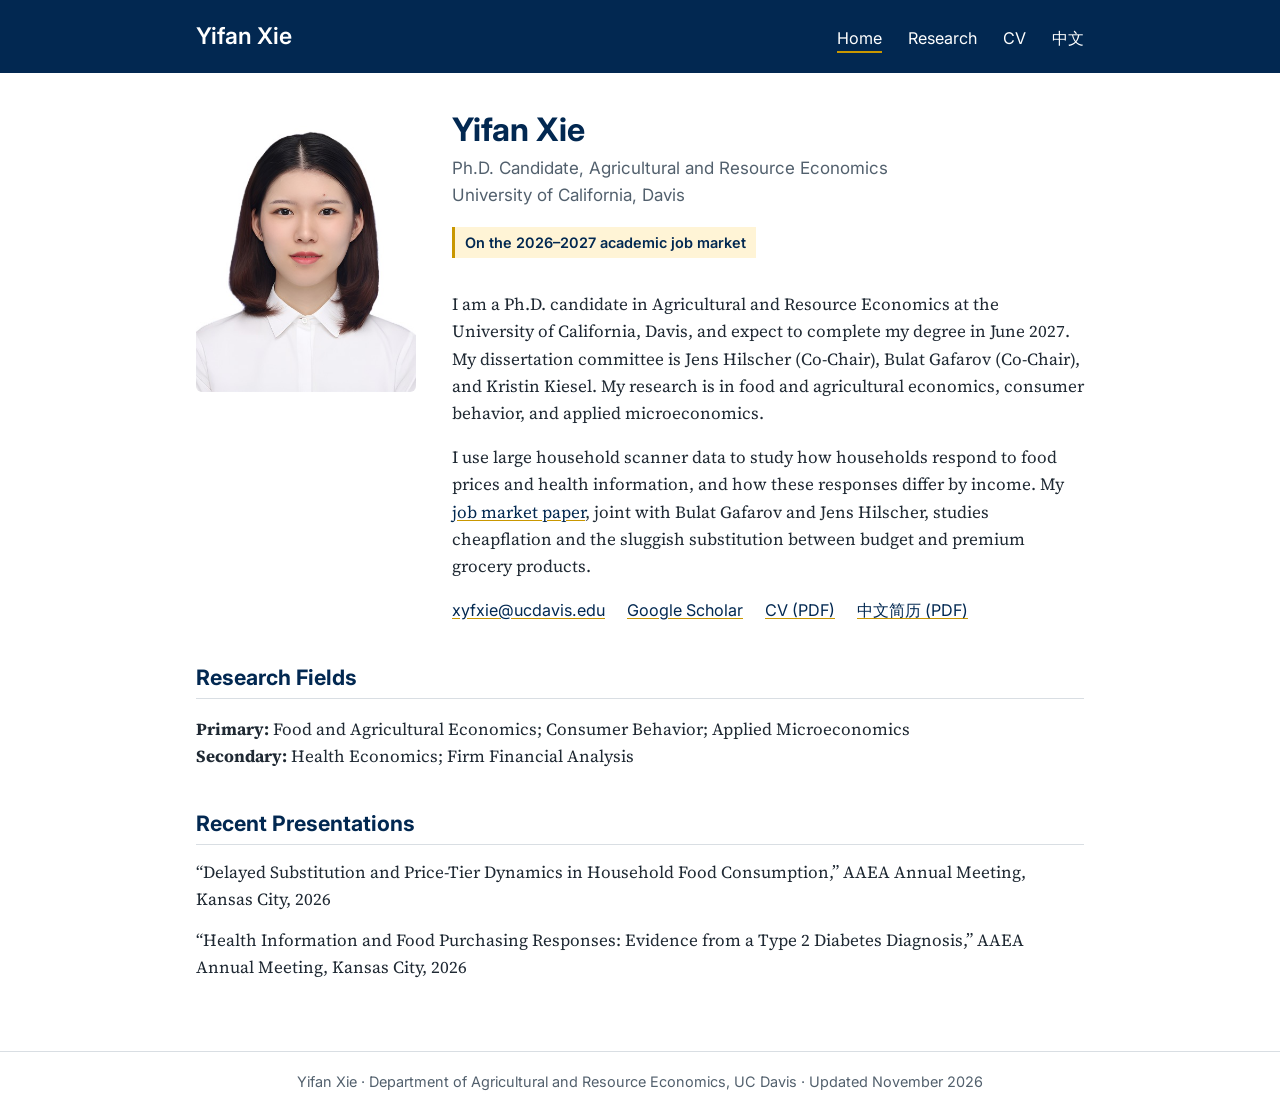
<file: index.html>
<!doctype html>
<html lang="en">
<head>
  <meta charset="utf-8">
  <meta name="viewport" content="width=device-width, initial-scale=1">
  <title>Yifan Xie</title>
  <meta name="description" content="Yifan Xie, Ph.D. candidate in Agricultural and Resource Economics at UC Davis. Food and agricultural economics, consumer behavior, applied microeconomics.">
  <link rel="preconnect" href="https://fonts.googleapis.com">
  <link href="https://fonts.googleapis.com/css2?family=Inter:wght@400;600&family=Source+Serif+4:ital,wght@0,400;0,600;1,400&display=swap" rel="stylesheet">
  <link rel="stylesheet" href="style.css">
</head>
<body>
  <header>
    <div class="header-inner">
      <a class="site-name" href="index.html">Yifan Xie</a>
      <nav>
        <a class="current" href="index.html">Home</a>
        <a href="research.html">Research</a>
        <a href="cv.html">CV</a>
        <a href="zh/index.html" lang="zh">中文</a>
      </nav>
    </div>
  </header>

  <main>
    <section class="intro">
      <img src="photo.jpg" alt="Photo of Yifan Xie">
      <div>
        <h1>Yifan Xie</h1>
        <p class="subtitle">Ph.D. Candidate, Agricultural and Resource Economics<br>University of California, Davis</p>
        <span class="badge">On the 2026&ndash;2027 academic job market</span>

        <p>I am a Ph.D. candidate in Agricultural and Resource Economics at the University of California, Davis, and expect to complete my degree in June 2027. My dissertation committee is Jens Hilscher (Co-Chair), Bulat Gafarov (Co-Chair), and Kristin Kiesel. My research is in food and agricultural economics, consumer behavior, and applied microeconomics.</p>

        <p>I use large household scanner data to study how households respond to food prices and health information, and how these responses differ by income. My <a href="research.html#jmp">job market paper</a>, joint with Bulat Gafarov and Jens Hilscher, studies cheapflation and the sluggish substitution between budget and premium grocery products.</p>

        <div class="links">
          <a href="mailto:xyfxie@ucdavis.edu">xyfxie@ucdavis.edu</a>
          <a href="https://scholar.google.com/citations?user=miKjjiEAAAAJ&amp;hl=en">Google Scholar</a>
          <a href="Xie_Yifan_CV.pdf">CV (PDF)</a>
          <a href="Xie_Yifan_CV_Chinese.pdf" lang="zh">中文简历 (PDF)</a>
        </div>
      </div>
    </section>

    <h2>Research Fields</h2>
    <p><strong>Primary:</strong> Food and Agricultural Economics; Consumer Behavior; Applied Microeconomics<br>
    <strong>Secondary:</strong> Health Economics; Firm Financial Analysis</p>

    <h2>Recent Presentations</h2>
    <ul class="plain">
      <li>&ldquo;Delayed Substitution and Price-Tier Dynamics in Household Food Consumption,&rdquo; AAEA Annual Meeting, Kansas City, 2026</li>
      <li>&ldquo;Health Information and Food Purchasing Responses: Evidence from a Type 2 Diabetes Diagnosis,&rdquo; AAEA Annual Meeting, Kansas City, 2026</li>
    </ul>
  </main>

  <footer>Yifan Xie &middot; Department of Agricultural and Resource Economics, UC Davis &middot; Updated November 2026</footer>
</body>
</html>
</file>
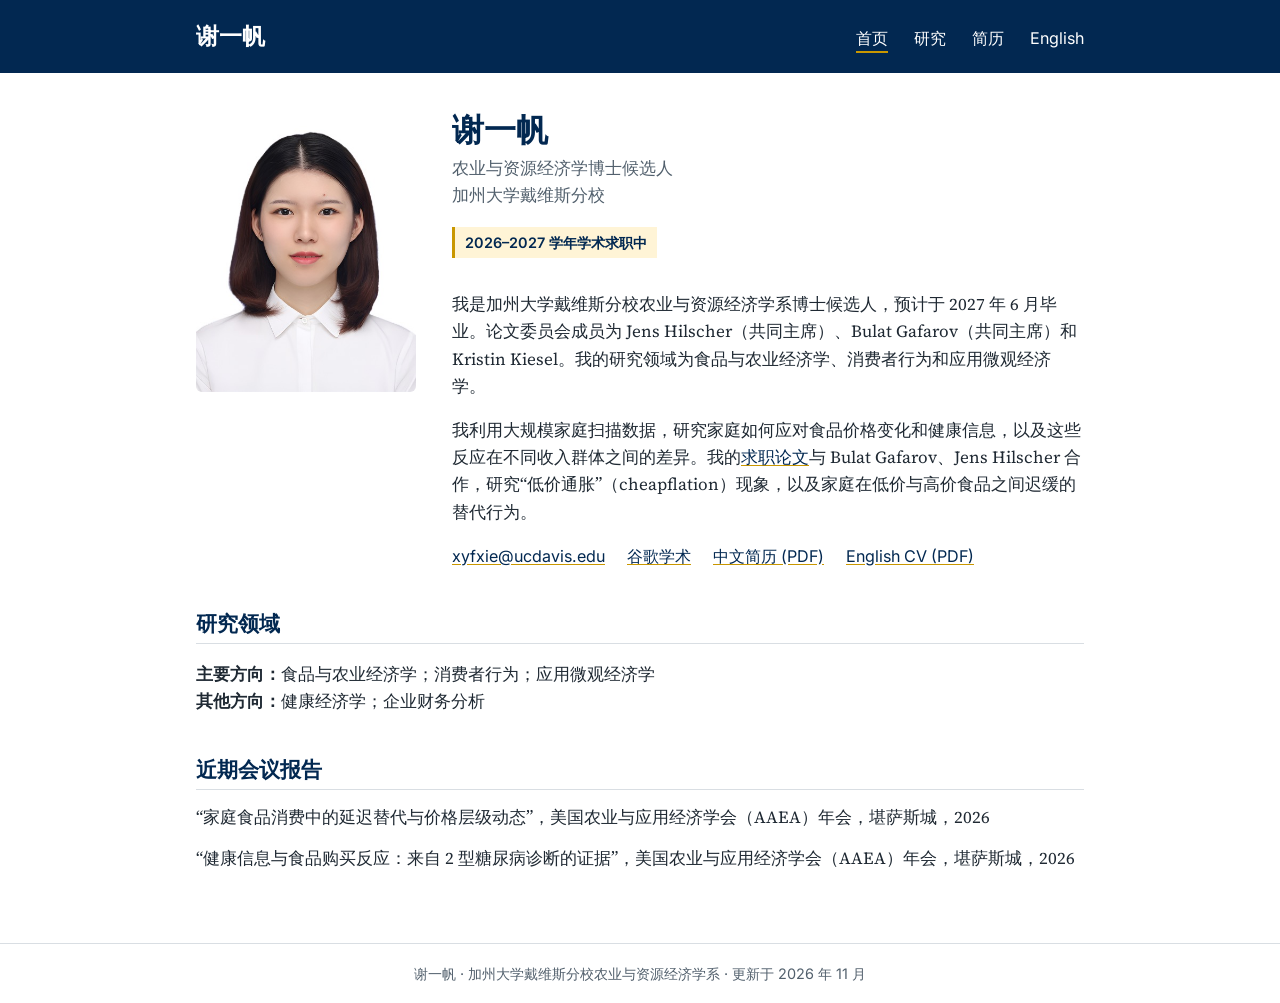
<file: zh/index.html>
<!doctype html>
<html lang="zh-CN">
<head>
  <meta charset="utf-8">
  <meta name="viewport" content="width=device-width, initial-scale=1">
  <title>谢一帆</title>
  <meta name="description" content="谢一帆，加州大学戴维斯分校农业与资源经济学系博士候选人。研究领域：食品与农业经济学、消费者行为、应用微观经济学。">
  <link rel="preconnect" href="https://fonts.googleapis.com">
  <link href="https://fonts.googleapis.com/css2?family=Inter:wght@400;600&family=Source+Serif+4:ital,wght@0,400;0,600;1,400&display=swap" rel="stylesheet">
  <link rel="stylesheet" href="../style.css">
</head>
<body>
  <header>
    <div class="header-inner">
      <a class="site-name" href="index.html">谢一帆</a>
      <nav>
        <a class="current" href="index.html">首页</a>
        <a href="research.html">研究</a>
        <a href="cv.html">简历</a>
        <a href="../index.html" lang="en">English</a>
      </nav>
    </div>
  </header>

  <main>
    <section class="intro">
      <img src="../photo.jpg" alt="谢一帆的照片">
      <div>
        <h1>谢一帆</h1>
        <p class="subtitle">农业与资源经济学博士候选人<br>加州大学戴维斯分校</p>
        <span class="badge">2026&ndash;2027 学年学术求职中</span>

        <p>我是加州大学戴维斯分校农业与资源经济学系博士候选人，预计于 2027 年 6 月毕业。论文委员会成员为 Jens Hilscher（共同主席）、Bulat Gafarov（共同主席）和 Kristin Kiesel。我的研究领域为食品与农业经济学、消费者行为和应用微观经济学。</p>

        <p>我利用大规模家庭扫描数据，研究家庭如何应对食品价格变化和健康信息，以及这些反应在不同收入群体之间的差异。我的<a href="research.html#jmp">求职论文</a>与 Bulat Gafarov、Jens Hilscher 合作，研究“低价通胀”（cheapflation）现象，以及家庭在低价与高价食品之间迟缓的替代行为。</p>

        <div class="links">
          <a href="mailto:xyfxie@ucdavis.edu">xyfxie@ucdavis.edu</a>
          <a href="https://scholar.google.com/citations?user=miKjjiEAAAAJ&amp;hl=zh-CN">谷歌学术</a>
          <a href="../Xie_Yifan_CV_Chinese.pdf">中文简历 (PDF)</a>
          <a href="../Xie_Yifan_CV.pdf" lang="en">English CV (PDF)</a>
        </div>
      </div>
    </section>

    <h2>研究领域</h2>
    <p><strong>主要方向：</strong>食品与农业经济学；消费者行为；应用微观经济学<br>
    <strong>其他方向：</strong>健康经济学；企业财务分析</p>

    <h2>近期会议报告</h2>
    <ul class="plain">
      <li>“家庭食品消费中的延迟替代与价格层级动态”，美国农业与应用经济学会（AAEA）年会，堪萨斯城，2026</li>
      <li>“健康信息与食品购买反应：来自 2 型糖尿病诊断的证据”，美国农业与应用经济学会（AAEA）年会，堪萨斯城，2026</li>
    </ul>
  </main>

  <footer>谢一帆 &middot; 加州大学戴维斯分校农业与资源经济学系 &middot; 更新于 2026 年 11 月</footer>
</body>
</html>
</file>
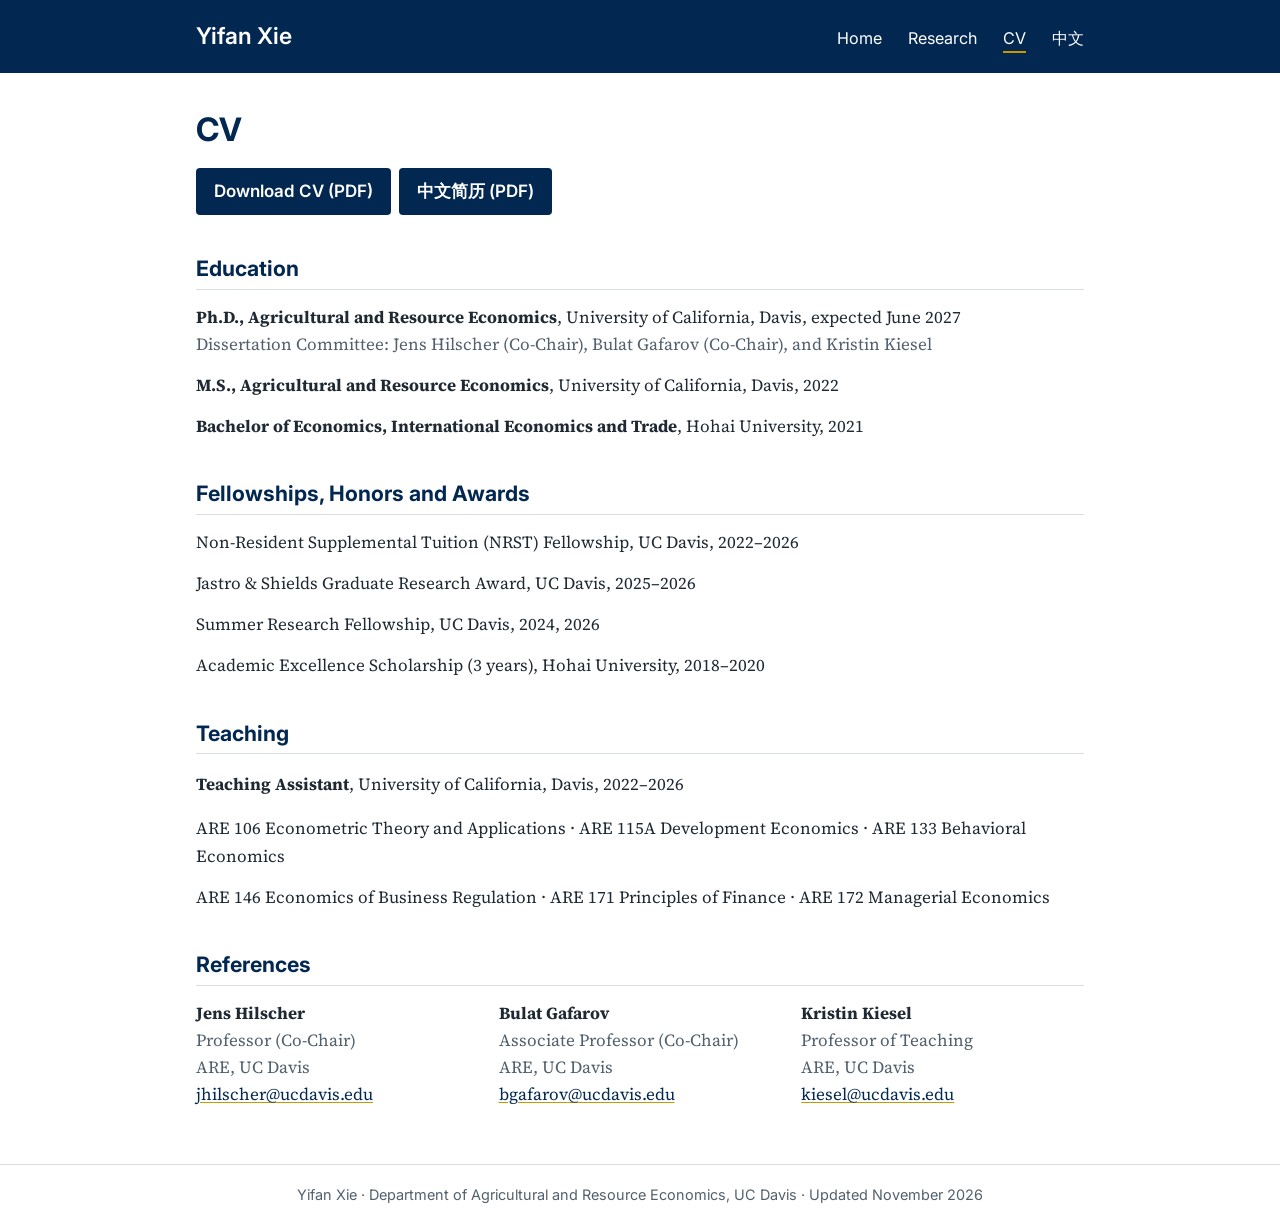
<file: cv.html>
<!doctype html>
<html lang="en">
<head>
  <meta charset="utf-8">
  <meta name="viewport" content="width=device-width, initial-scale=1">
  <title>CV | Yifan Xie</title>
  <link rel="preconnect" href="https://fonts.googleapis.com">
  <link href="https://fonts.googleapis.com/css2?family=Inter:wght@400;600&family=Source+Serif+4:ital,wght@0,400;0,600;1,400&display=swap" rel="stylesheet">
  <link rel="stylesheet" href="style.css">
</head>
<body>
  <header>
    <div class="header-inner">
      <a class="site-name" href="index.html">Yifan Xie</a>
      <nav>
        <a href="index.html">Home</a>
        <a href="research.html">Research</a>
        <a class="current" href="cv.html">CV</a>
        <a href="zh/cv.html" lang="zh">中文</a>
      </nav>
    </div>
  </header>

  <main>
    <h1>CV</h1>
    <p><a class="button" href="Xie_Yifan_CV.pdf">Download CV (PDF)</a>&nbsp;&nbsp;<a class="button" href="Xie_Yifan_CV_Chinese.pdf" lang="zh">中文简历 (PDF)</a></p>

    <h2>Education</h2>
    <ul class="plain">
      <li><strong>Ph.D., Agricultural and Resource Economics</strong>, University of California, Davis, expected June 2027<br>
      <span class="authors">Dissertation Committee: Jens Hilscher (Co-Chair), Bulat Gafarov (Co-Chair), and Kristin Kiesel</span></li>
      <li><strong>M.S., Agricultural and Resource Economics</strong>, University of California, Davis, 2022</li>
      <li><strong>Bachelor of Economics, International Economics and Trade</strong>, Hohai University, 2021</li>
    </ul>

    <h2>Fellowships, Honors and Awards</h2>
    <ul class="plain">
      <li>Non-Resident Supplemental Tuition (NRST) Fellowship, UC Davis, 2022&ndash;2026</li>
      <li>Jastro &amp; Shields Graduate Research Award, UC Davis, 2025&ndash;2026</li>
      <li>Summer Research Fellowship, UC Davis, 2024, 2026</li>
      <li>Academic Excellence Scholarship (3 years), Hohai University, 2018&ndash;2020</li>
    </ul>

    <h2>Teaching</h2>
    <p><strong>Teaching Assistant</strong>, University of California, Davis, 2022&ndash;2026</p>
    <ul class="plain">
      <li>ARE 106 Econometric Theory and Applications &middot; ARE 115A Development Economics &middot; ARE 133 Behavioral Economics</li>
      <li>ARE 146 Economics of Business Regulation &middot; ARE 171 Principles of Finance &middot; ARE 172 Managerial Economics</li>
    </ul>

    <h2>References</h2>
    <div class="refs">
      <p><strong>Jens Hilscher</strong><br>Professor (Co-Chair)<br>ARE, UC Davis<br><a href="mailto:jhilscher@ucdavis.edu">jhilscher@ucdavis.edu</a></p>
      <p><strong>Bulat Gafarov</strong><br>Associate Professor (Co-Chair)<br>ARE, UC Davis<br><a href="mailto:bgafarov@ucdavis.edu">bgafarov@ucdavis.edu</a></p>
      <p><strong>Kristin Kiesel</strong><br>Professor of Teaching<br>ARE, UC Davis<br><a href="mailto:kiesel@ucdavis.edu">kiesel@ucdavis.edu</a></p>
    </div>
  </main>

  <footer>Yifan Xie &middot; Department of Agricultural and Resource Economics, UC Davis &middot; Updated November 2026</footer>
</body>
</html>
</file>
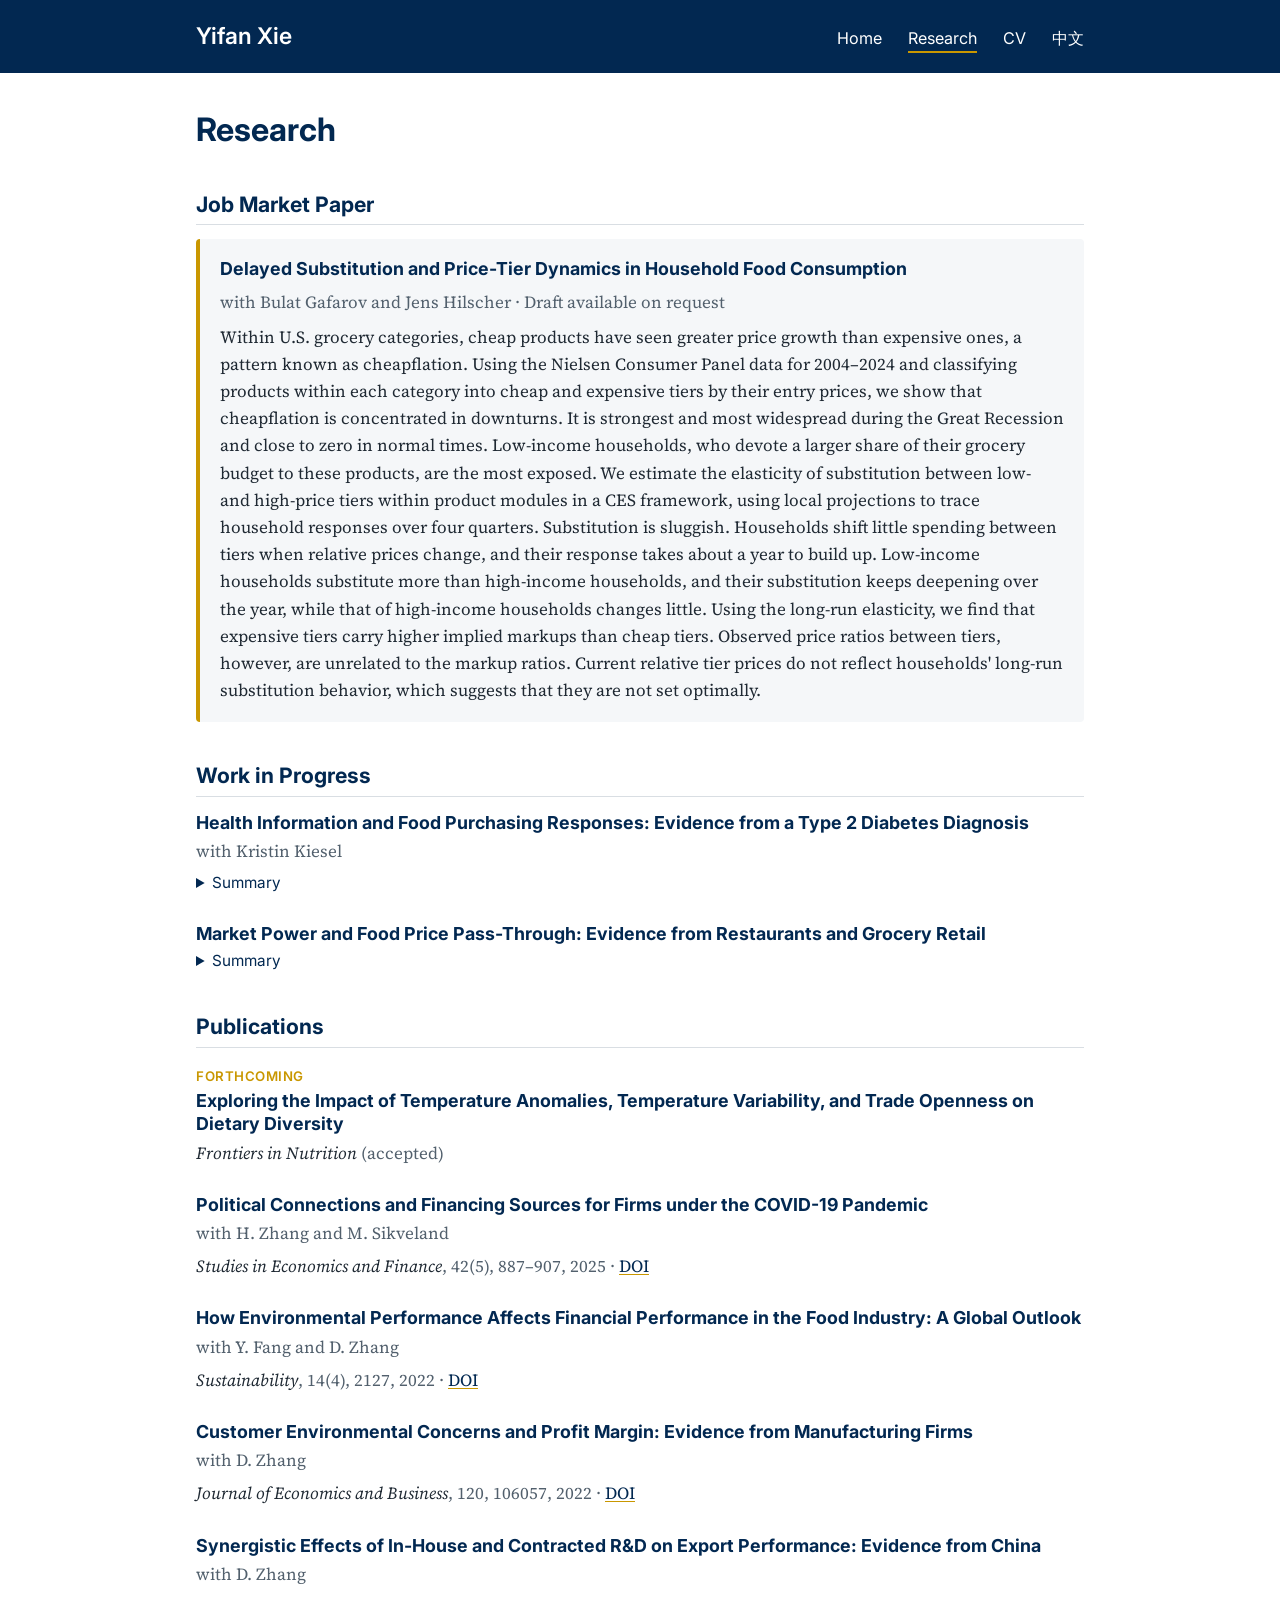
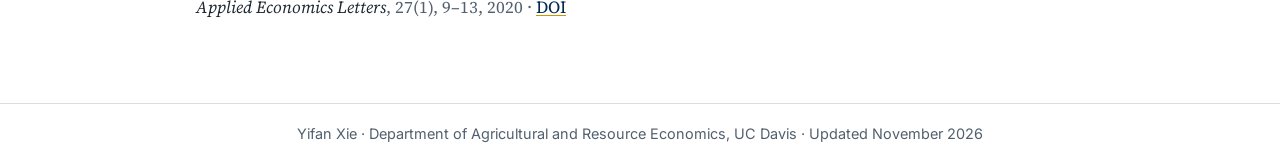
<file: research.html>
<!doctype html>
<html lang="en">
<head>
  <meta charset="utf-8">
  <meta name="viewport" content="width=device-width, initial-scale=1">
  <title>Research | Yifan Xie</title>
  <link rel="preconnect" href="https://fonts.googleapis.com">
  <link href="https://fonts.googleapis.com/css2?family=Inter:wght@400;600&family=Source+Serif+4:ital,wght@0,400;0,600;1,400&display=swap" rel="stylesheet">
  <link rel="stylesheet" href="style.css">
</head>
<body>
  <header>
    <div class="header-inner">
      <a class="site-name" href="index.html">Yifan Xie</a>
      <nav>
        <a href="index.html">Home</a>
        <a class="current" href="research.html">Research</a>
        <a href="cv.html">CV</a>
        <a href="zh/research.html" lang="zh">中文</a>
      </nav>
    </div>
  </header>

  <main>
    <h1>Research</h1>

    <h2 id="jmp">Job Market Paper</h2>
    <div class="paper jmp">
      <h3>Delayed Substitution and Price-Tier Dynamics in Household Food Consumption</h3>
      <p class="authors">with Bulat Gafarov and Jens Hilscher &middot; Draft available on request</p>
      <p>Within U.S. grocery categories, cheap products have seen greater price growth than expensive ones, a pattern known as cheapflation. Using the Nielsen Consumer Panel data for 2004&ndash;2024 and classifying products within each category into cheap and expensive tiers by their entry prices, we show that cheapflation is concentrated in downturns. It is strongest and most widespread during the Great Recession and close to zero in normal times. Low-income households, who devote a larger share of their grocery budget to these products, are the most exposed. We estimate the elasticity of substitution between low- and high-price tiers within product modules in a CES framework, using local projections to trace household responses over four quarters. Substitution is sluggish. Households shift little spending between tiers when relative prices change, and their response takes about a year to build up. Low-income households substitute more than high-income households, and their substitution keeps deepening over the year, while that of high-income households changes little. Using the long-run elasticity, we find that expensive tiers carry higher implied markups than cheap tiers. Observed price ratios between tiers, however, are unrelated to the markup ratios. Current relative tier prices do not reflect households' long-run substitution behavior, which suggests that they are not set optimally.</p>
    </div>

    <h2>Work in Progress</h2>
    <div class="paper">
      <h3>Health Information and Food Purchasing Responses: Evidence from a Type 2 Diabetes Diagnosis</h3>
      <p class="authors">with Kristin Kiesel</p>
      <details>
        <summary>Summary</summary>
        <p>Combines the Nielsen Consumer Panel with PanelViews survey data and employs a staggered difference-in-differences estimator. Finds that a diabetes diagnosis triggers significant, persistent reductions in non-fresh produce purchases, with sharp heterogeneity by income.</p>
      </details>
    </div>
    <div class="paper">
      <h3>Market Power and Food Price Pass-Through: Evidence from Restaurants and Grocery Retail</h3>
      <details>
        <summary>Summary</summary>
        <p>Links Datassential restaurant menu prices with Nielsen data to compare cost pass-through across sectors with different market structures, and builds food inflation measures covering food at home and away from home.</p>
      </details>
    </div>

    <h2>Publications</h2>
    <div class="paper">
      <span class="tag">Forthcoming</span>
      <h3>Exploring the Impact of Temperature Anomalies, Temperature Variability, and Trade Openness on Dietary Diversity</h3>
      <p class="venue"><em>Frontiers in Nutrition</em> (accepted)</p>
    </div>
    <div class="paper">
      <h3>Political Connections and Financing Sources for Firms under the COVID-19 Pandemic</h3>
      <p class="authors">with H. Zhang and M. Sikveland</p>
      <p class="venue"><em>Studies in Economics and Finance</em>, 42(5), 887&ndash;907, 2025 &middot; <a href="https://doi.org/10.1108/SEF-07-2024-0436">DOI</a></p>
    </div>
    <div class="paper">
      <h3>How Environmental Performance Affects Financial Performance in the Food Industry: A Global Outlook</h3>
      <p class="authors">with Y. Fang and D. Zhang</p>
      <p class="venue"><em>Sustainability</em>, 14(4), 2127, 2022 &middot; <a href="https://doi.org/10.3390/su14042127">DOI</a></p>
    </div>
    <div class="paper">
      <h3>Customer Environmental Concerns and Profit Margin: Evidence from Manufacturing Firms</h3>
      <p class="authors">with D. Zhang</p>
      <p class="venue"><em>Journal of Economics and Business</em>, 120, 106057, 2022 &middot; <a href="https://doi.org/10.1016/j.jeconbus.2022.106057">DOI</a></p>
    </div>
    <div class="paper">
      <h3>Synergistic Effects of In-House and Contracted R&amp;D on Export Performance: Evidence from China</h3>
      <p class="authors">with D. Zhang</p>
      <p class="venue"><em>Applied Economics Letters</em>, 27(1), 9&ndash;13, 2020 &middot; <a href="https://doi.org/10.1080/13504851.2019.1605582">DOI</a></p>
    </div>
  </main>

  <footer>Yifan Xie &middot; Department of Agricultural and Resource Economics, UC Davis &middot; Updated November 2026</footer>
</body>
</html>
</file>
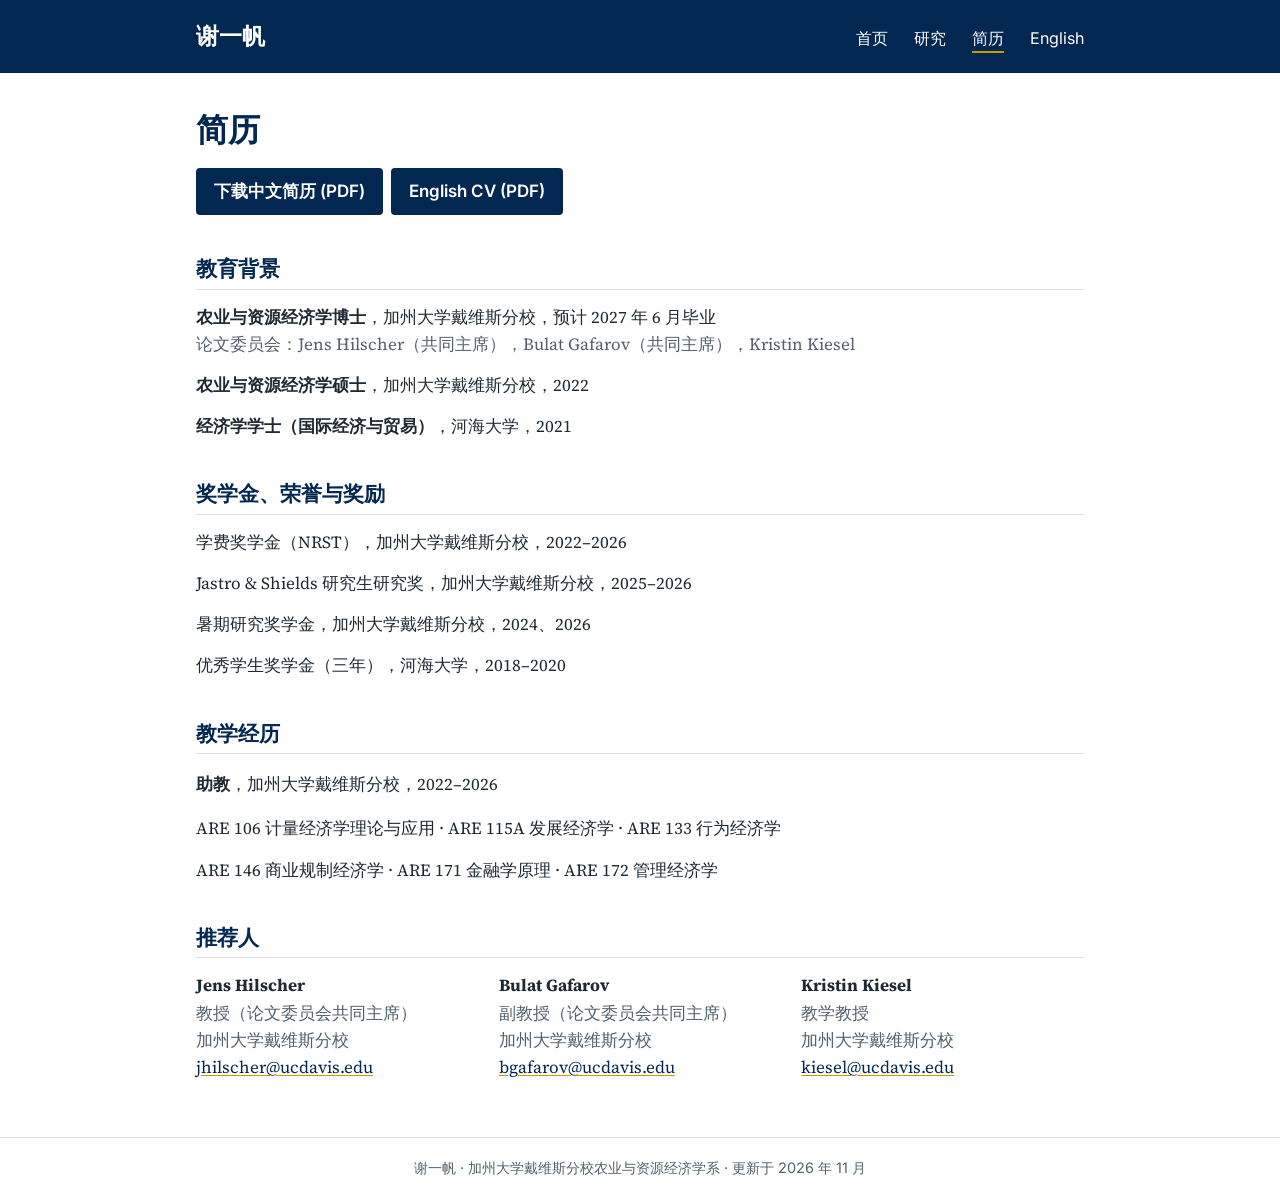
<file: zh/cv.html>
<!doctype html>
<html lang="zh-CN">
<head>
  <meta charset="utf-8">
  <meta name="viewport" content="width=device-width, initial-scale=1">
  <title>简历 | 谢一帆</title>
  <link rel="preconnect" href="https://fonts.googleapis.com">
  <link href="https://fonts.googleapis.com/css2?family=Inter:wght@400;600&family=Source+Serif+4:ital,wght@0,400;0,600;1,400&display=swap" rel="stylesheet">
  <link rel="stylesheet" href="../style.css">
</head>
<body>
  <header>
    <div class="header-inner">
      <a class="site-name" href="index.html">谢一帆</a>
      <nav>
        <a href="index.html">首页</a>
        <a href="research.html">研究</a>
        <a class="current" href="cv.html">简历</a>
        <a href="../cv.html" lang="en">English</a>
      </nav>
    </div>
  </header>

  <main>
    <h1>简历</h1>
    <p><a class="button" href="../Xie_Yifan_CV_Chinese.pdf">下载中文简历 (PDF)</a>&nbsp;&nbsp;<a class="button" href="../Xie_Yifan_CV.pdf" lang="en">English CV (PDF)</a></p>

    <h2>教育背景</h2>
    <ul class="plain">
      <li><strong>农业与资源经济学博士</strong>，加州大学戴维斯分校，预计 2027 年 6 月毕业<br>
      <span class="authors">论文委员会：Jens Hilscher（共同主席），Bulat Gafarov（共同主席），Kristin Kiesel</span></li>
      <li><strong>农业与资源经济学硕士</strong>，加州大学戴维斯分校，2022</li>
      <li><strong>经济学学士（国际经济与贸易）</strong>，河海大学，2021</li>
    </ul>

    <h2>奖学金、荣誉与奖励</h2>
    <ul class="plain">
      <li>学费奖学金（NRST），加州大学戴维斯分校，2022&ndash;2026</li>
      <li>Jastro &amp; Shields 研究生研究奖，加州大学戴维斯分校，2025&ndash;2026</li>
      <li>暑期研究奖学金，加州大学戴维斯分校，2024、2026</li>
      <li>优秀学生奖学金（三年），河海大学，2018&ndash;2020</li>
    </ul>

    <h2>教学经历</h2>
    <p><strong>助教</strong>，加州大学戴维斯分校，2022&ndash;2026</p>
    <ul class="plain">
      <li>ARE 106 计量经济学理论与应用 &middot; ARE 115A 发展经济学 &middot; ARE 133 行为经济学</li>
      <li>ARE 146 商业规制经济学 &middot; ARE 171 金融学原理 &middot; ARE 172 管理经济学</li>
    </ul>

    <h2>推荐人</h2>
    <div class="refs">
      <p><strong>Jens Hilscher</strong><br>教授（论文委员会共同主席）<br>加州大学戴维斯分校<br><a href="mailto:jhilscher@ucdavis.edu">jhilscher@ucdavis.edu</a></p>
      <p><strong>Bulat Gafarov</strong><br>副教授（论文委员会共同主席）<br>加州大学戴维斯分校<br><a href="mailto:bgafarov@ucdavis.edu">bgafarov@ucdavis.edu</a></p>
      <p><strong>Kristin Kiesel</strong><br>教学教授<br>加州大学戴维斯分校<br><a href="mailto:kiesel@ucdavis.edu">kiesel@ucdavis.edu</a></p>
    </div>
  </main>

  <footer>谢一帆 &middot; 加州大学戴维斯分校农业与资源经济学系 &middot; 更新于 2026 年 11 月</footer>
</body>
</html>
</file>
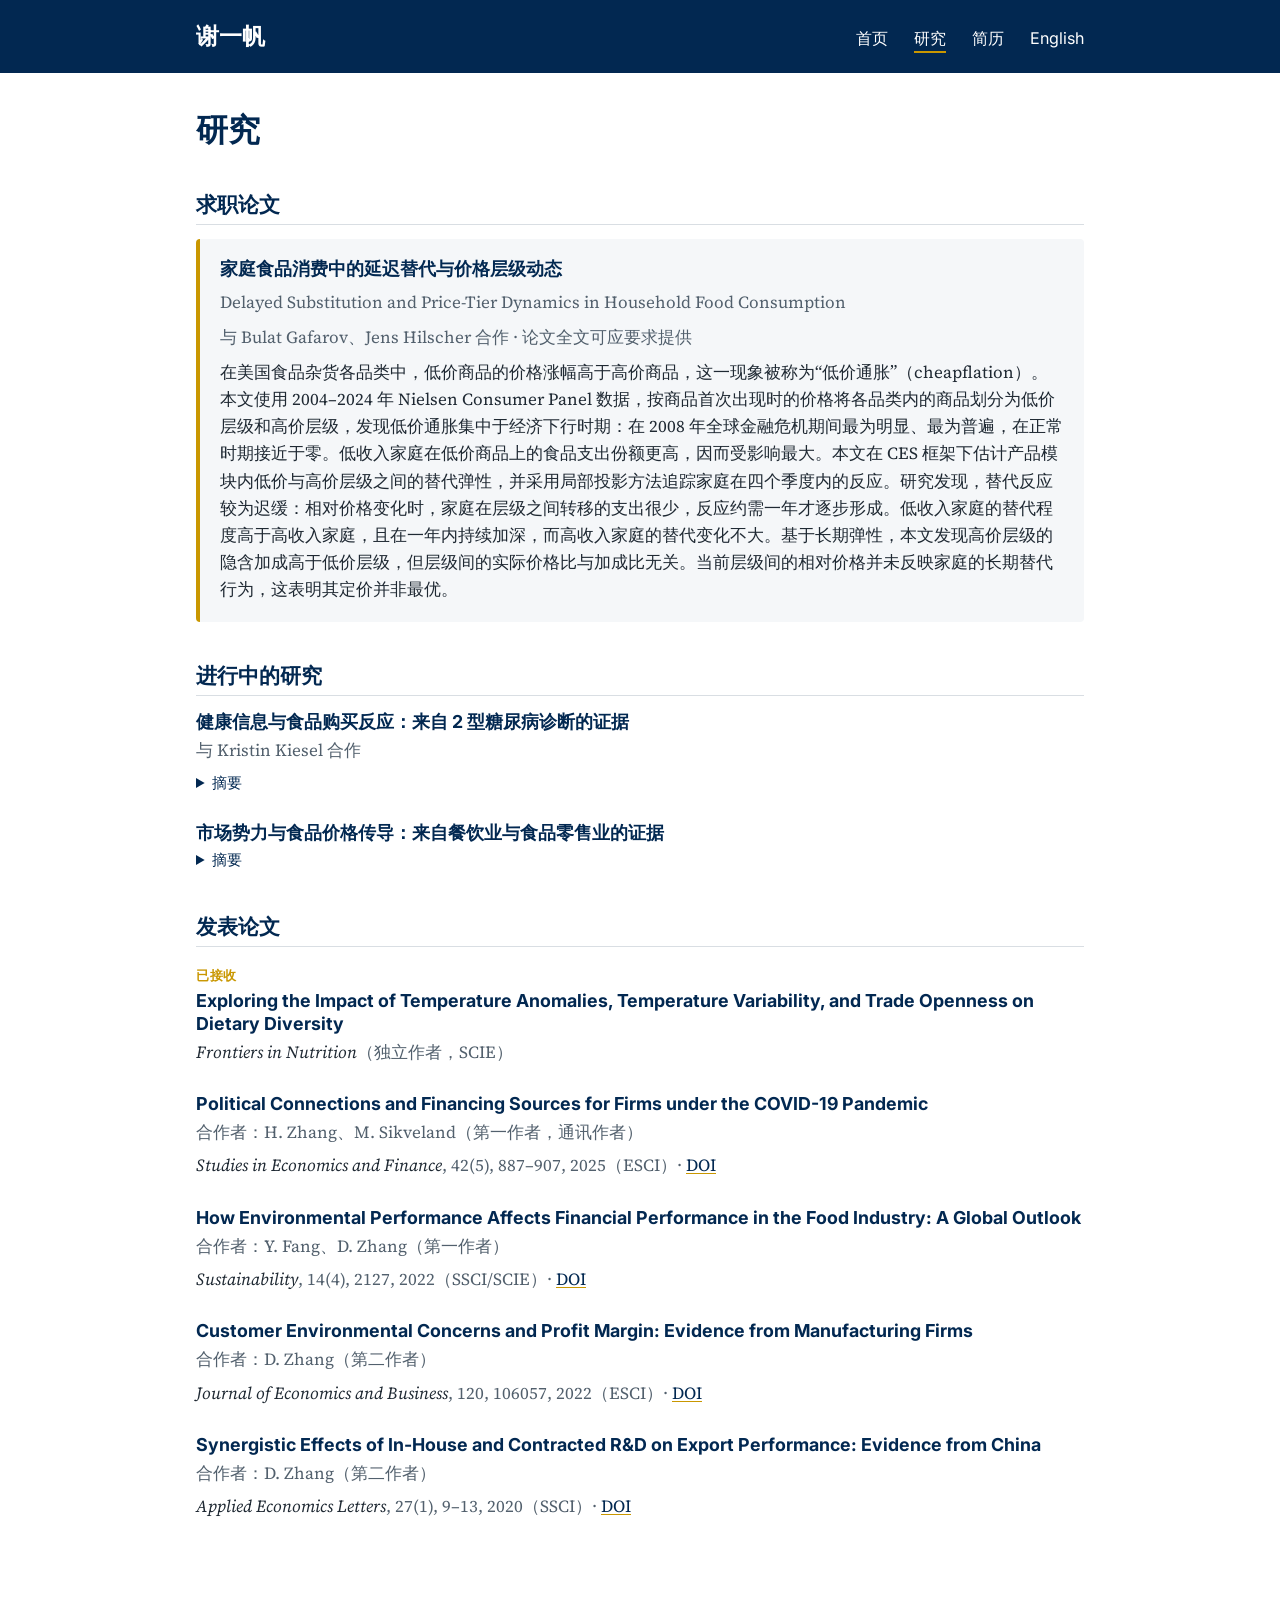
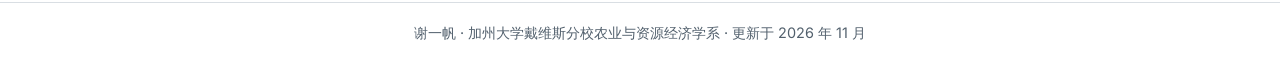
<file: zh/research.html>
<!doctype html>
<html lang="zh-CN">
<head>
  <meta charset="utf-8">
  <meta name="viewport" content="width=device-width, initial-scale=1">
  <title>研究 | 谢一帆</title>
  <link rel="preconnect" href="https://fonts.googleapis.com">
  <link href="https://fonts.googleapis.com/css2?family=Inter:wght@400;600&family=Source+Serif+4:ital,wght@0,400;0,600;1,400&display=swap" rel="stylesheet">
  <link rel="stylesheet" href="../style.css">
</head>
<body>
  <header>
    <div class="header-inner">
      <a class="site-name" href="index.html">谢一帆</a>
      <nav>
        <a href="index.html">首页</a>
        <a class="current" href="research.html">研究</a>
        <a href="cv.html">简历</a>
        <a href="../research.html" lang="en">English</a>
      </nav>
    </div>
  </header>

  <main>
    <h1>研究</h1>

    <h2 id="jmp">求职论文</h2>
    <div class="paper jmp">
      <h3>家庭食品消费中的延迟替代与价格层级动态</h3>
      <p class="authors" lang="en">Delayed Substitution and Price-Tier Dynamics in Household Food Consumption</p>
      <p class="authors">与 Bulat Gafarov、Jens Hilscher 合作 &middot; 论文全文可应要求提供</p>
      <p>在美国食品杂货各品类中，低价商品的价格涨幅高于高价商品，这一现象被称为“低价通胀”（cheapflation）。本文使用 2004&ndash;2024 年 Nielsen Consumer Panel 数据，按商品首次出现时的价格将各品类内的商品划分为低价层级和高价层级，发现低价通胀集中于经济下行时期：在 2008 年全球金融危机期间最为明显、最为普遍，在正常时期接近于零。低收入家庭在低价商品上的食品支出份额更高，因而受影响最大。本文在 CES 框架下估计产品模块内低价与高价层级之间的替代弹性，并采用局部投影方法追踪家庭在四个季度内的反应。研究发现，替代反应较为迟缓：相对价格变化时，家庭在层级之间转移的支出很少，反应约需一年才逐步形成。低收入家庭的替代程度高于高收入家庭，且在一年内持续加深，而高收入家庭的替代变化不大。基于长期弹性，本文发现高价层级的隐含加成高于低价层级，但层级间的实际价格比与加成比无关。当前层级间的相对价格并未反映家庭的长期替代行为，这表明其定价并非最优。</p>
    </div>

    <h2>进行中的研究</h2>
    <div class="paper">
      <h3>健康信息与食品购买反应：来自 2 型糖尿病诊断的证据</h3>
      <p class="authors">与 Kristin Kiesel 合作</p>
      <details>
        <summary>摘要</summary>
        <p>本文结合 Nielsen Consumer Panel 与 PanelViews 调查数据，采用交错型双重差分（Staggered DiD）估计方法，识别 2 型糖尿病确诊对家庭食品购买行为的因果效应。研究发现，糖尿病诊断会显著且持续地减少非新鲜农产品购买，并且这种影响在不同收入群体之间存在明显异质性。</p>
      </details>
    </div>
    <div class="paper">
      <h3>市场势力与食品价格传导：来自餐饮业与食品零售业的证据</h3>
      <details>
        <summary>摘要</summary>
        <p>本文将 Datassential 餐厅菜单价格数据与 Nielsen 数据相匹配，比较不同市场结构行业间的成本传导，并构建涵盖在家食品与在外就餐的食品通胀指标。</p>
      </details>
    </div>

    <h2>发表论文</h2>
    <div class="paper">
      <span class="tag">已接收</span>
      <h3 lang="en">Exploring the Impact of Temperature Anomalies, Temperature Variability, and Trade Openness on Dietary Diversity</h3>
      <p class="venue"><em>Frontiers in Nutrition</em>（独立作者，SCIE）</p>
    </div>
    <div class="paper">
      <h3 lang="en">Political Connections and Financing Sources for Firms under the COVID-19 Pandemic</h3>
      <p class="authors">合作者：H. Zhang、M. Sikveland（第一作者，通讯作者）</p>
      <p class="venue"><em>Studies in Economics and Finance</em>, 42(5), 887&ndash;907, 2025（ESCI）&middot; <a href="https://doi.org/10.1108/SEF-07-2024-0436">DOI</a></p>
    </div>
    <div class="paper">
      <h3 lang="en">How Environmental Performance Affects Financial Performance in the Food Industry: A Global Outlook</h3>
      <p class="authors">合作者：Y. Fang、D. Zhang（第一作者）</p>
      <p class="venue"><em>Sustainability</em>, 14(4), 2127, 2022（SSCI/SCIE）&middot; <a href="https://doi.org/10.3390/su14042127">DOI</a></p>
    </div>
    <div class="paper">
      <h3 lang="en">Customer Environmental Concerns and Profit Margin: Evidence from Manufacturing Firms</h3>
      <p class="authors">合作者：D. Zhang（第二作者）</p>
      <p class="venue"><em>Journal of Economics and Business</em>, 120, 106057, 2022（ESCI）&middot; <a href="https://doi.org/10.1016/j.jeconbus.2022.106057">DOI</a></p>
    </div>
    <div class="paper">
      <h3 lang="en">Synergistic Effects of In-House and Contracted R&amp;D on Export Performance: Evidence from China</h3>
      <p class="authors">合作者：D. Zhang（第二作者）</p>
      <p class="venue"><em>Applied Economics Letters</em>, 27(1), 9&ndash;13, 2020（SSCI）&middot; <a href="https://doi.org/10.1080/13504851.2019.1605582">DOI</a></p>
    </div>
  </main>

  <footer>谢一帆 &middot; 加州大学戴维斯分校农业与资源经济学系 &middot; 更新于 2026 年 11 月</footer>
</body>
</html>
</file>
<file: style.css>
:root {
  --navy: #022851;
  --gold: #c99700;
  --text: #1f2933;
  --muted: #52606d;
  --line: #d9dee3;
  --bg: #ffffff;
  --soft: #f5f7f9;
}

* { box-sizing: border-box; }

html { font-size: 17px; }

body {
  margin: 0;
  background: var(--bg);
  color: var(--text);
  font-family: "Source Serif 4", Georgia, "Times New Roman", serif;
  line-height: 1.6;
}

a { color: var(--navy); text-decoration-color: var(--gold); text-underline-offset: 2px; }
a:hover { color: var(--gold); }

/* Header and navigation */
header {
  background: var(--navy);
  color: #fff;
}
.header-inner {
  max-width: 920px;
  margin: 0 auto;
  padding: 18px 16px;
  display: flex;
  flex-wrap: wrap;
  align-items: baseline;
  justify-content: space-between;
  gap: 8px 24px;
}
.site-name {
  font-family: "Inter", Arial, sans-serif;
  font-size: 1.35rem;
  font-weight: 600;
  color: #fff;
  text-decoration: none;
}
nav a {
  font-family: "Inter", Arial, sans-serif;
  font-size: 0.95rem;
  color: #fff;
  text-decoration: none;
  margin-left: 22px;
  padding-bottom: 3px;
  border-bottom: 2px solid transparent;
}
nav a:first-child { margin-left: 0; }
nav a:hover, nav a.current { border-bottom-color: var(--gold); color: #fff; }

main {
  max-width: 920px;
  margin: 0 auto;
  padding: 36px 16px 56px;
}

h1, h2, h3 { font-family: "Inter", Arial, sans-serif; color: var(--navy); line-height: 1.3; }
h1 { font-size: 1.9rem; margin: 0 0 4px; }
h2 {
  font-size: 1.25rem;
  margin: 40px 0 14px;
  padding-bottom: 6px;
  border-bottom: 1px solid var(--line);
}
h3 { font-size: 1.05rem; margin: 0 0 4px; }

/* Home */
.intro {
  display: grid;
  grid-template-columns: 220px 1fr;
  gap: 36px;
  align-items: start;
}
.intro img {
  width: 100%;
  border-radius: 6px;
  display: block;
}
.subtitle { font-family: "Inter", Arial, sans-serif; color: var(--muted); margin: 0 0 18px; }
.badge {
  display: inline-block;
  font-family: "Inter", Arial, sans-serif;
  font-size: 0.85rem;
  font-weight: 600;
  color: var(--navy);
  background: #fff4d6;
  border-left: 3px solid var(--gold);
  padding: 4px 10px;
  margin-bottom: 16px;
}
.links {
  font-family: "Inter", Arial, sans-serif;
  font-size: 0.95rem;
  margin-top: 18px;
}
.links a { margin-right: 18px; white-space: nowrap; }

/* Papers */
.paper {
  margin: 0 0 26px;
}
.authors, .venue { color: var(--muted); margin: 0 0 6px; }
.venue em { color: var(--text); }
.tag {
  font-family: "Inter", Arial, sans-serif;
  font-size: 0.78rem;
  font-weight: 600;
  text-transform: uppercase;
  letter-spacing: 0.04em;
  color: var(--gold);
}
details { margin-top: 4px; }
summary {
  cursor: pointer;
  font-family: "Inter", Arial, sans-serif;
  font-size: 0.9rem;
  color: var(--navy);
}
details p { margin: 8px 0 0; }
.jmp {
  background: var(--soft);
  border-left: 4px solid var(--gold);
  padding: 18px 20px;
  border-radius: 4px;
}
.jmp p { margin: 8px 0 0; }

ul.plain { list-style: none; padding: 0; margin: 0; }
ul.plain li { margin-bottom: 14px; }

/* Teaching table */
table { width: 100%; border-collapse: collapse; }
th, td { text-align: left; padding: 8px 10px; border-bottom: 1px solid var(--line); vertical-align: top; }
th { font-family: "Inter", Arial, sans-serif; font-size: 0.9rem; color: var(--muted); font-weight: 600; }

/* References */
.refs {
  display: grid;
  grid-template-columns: repeat(3, 1fr);
  gap: 20px;
}
.refs p { margin: 0; color: var(--muted); }
.refs strong { color: var(--text); }

.button {
  display: inline-block;
  font-family: "Inter", Arial, sans-serif;
  font-weight: 600;
  background: var(--navy);
  color: #fff;
  padding: 10px 18px;
  border-radius: 4px;
  text-decoration: none;
}
.button:hover { background: var(--gold); color: #fff; }

footer {
  border-top: 1px solid var(--line);
  color: var(--muted);
  font-family: "Inter", Arial, sans-serif;
  font-size: 0.85rem;
  text-align: center;
  padding: 18px 16px;
}

@media (max-width: 680px) {
  html { font-size: 16px; }
  .intro { grid-template-columns: 1fr; gap: 20px; }
  .intro img { max-width: 200px; }
  .refs { grid-template-columns: 1fr; }
  nav a { margin-left: 14px; }
  main { padding-top: 24px; }
}

/* Chinese pages */
html:lang(zh-CN) body {
  font-family: "Source Serif 4", Georgia, "Songti SC", "Noto Serif SC", "SimSun", serif;
}
html:lang(zh-CN) h1, html:lang(zh-CN) h2, html:lang(zh-CN) h3,
html:lang(zh-CN) nav a, html:lang(zh-CN) .site-name {
  font-family: "Inter", Arial, "PingFang SC", "Noto Sans SC", "Microsoft YaHei", sans-serif;
}
</file>
